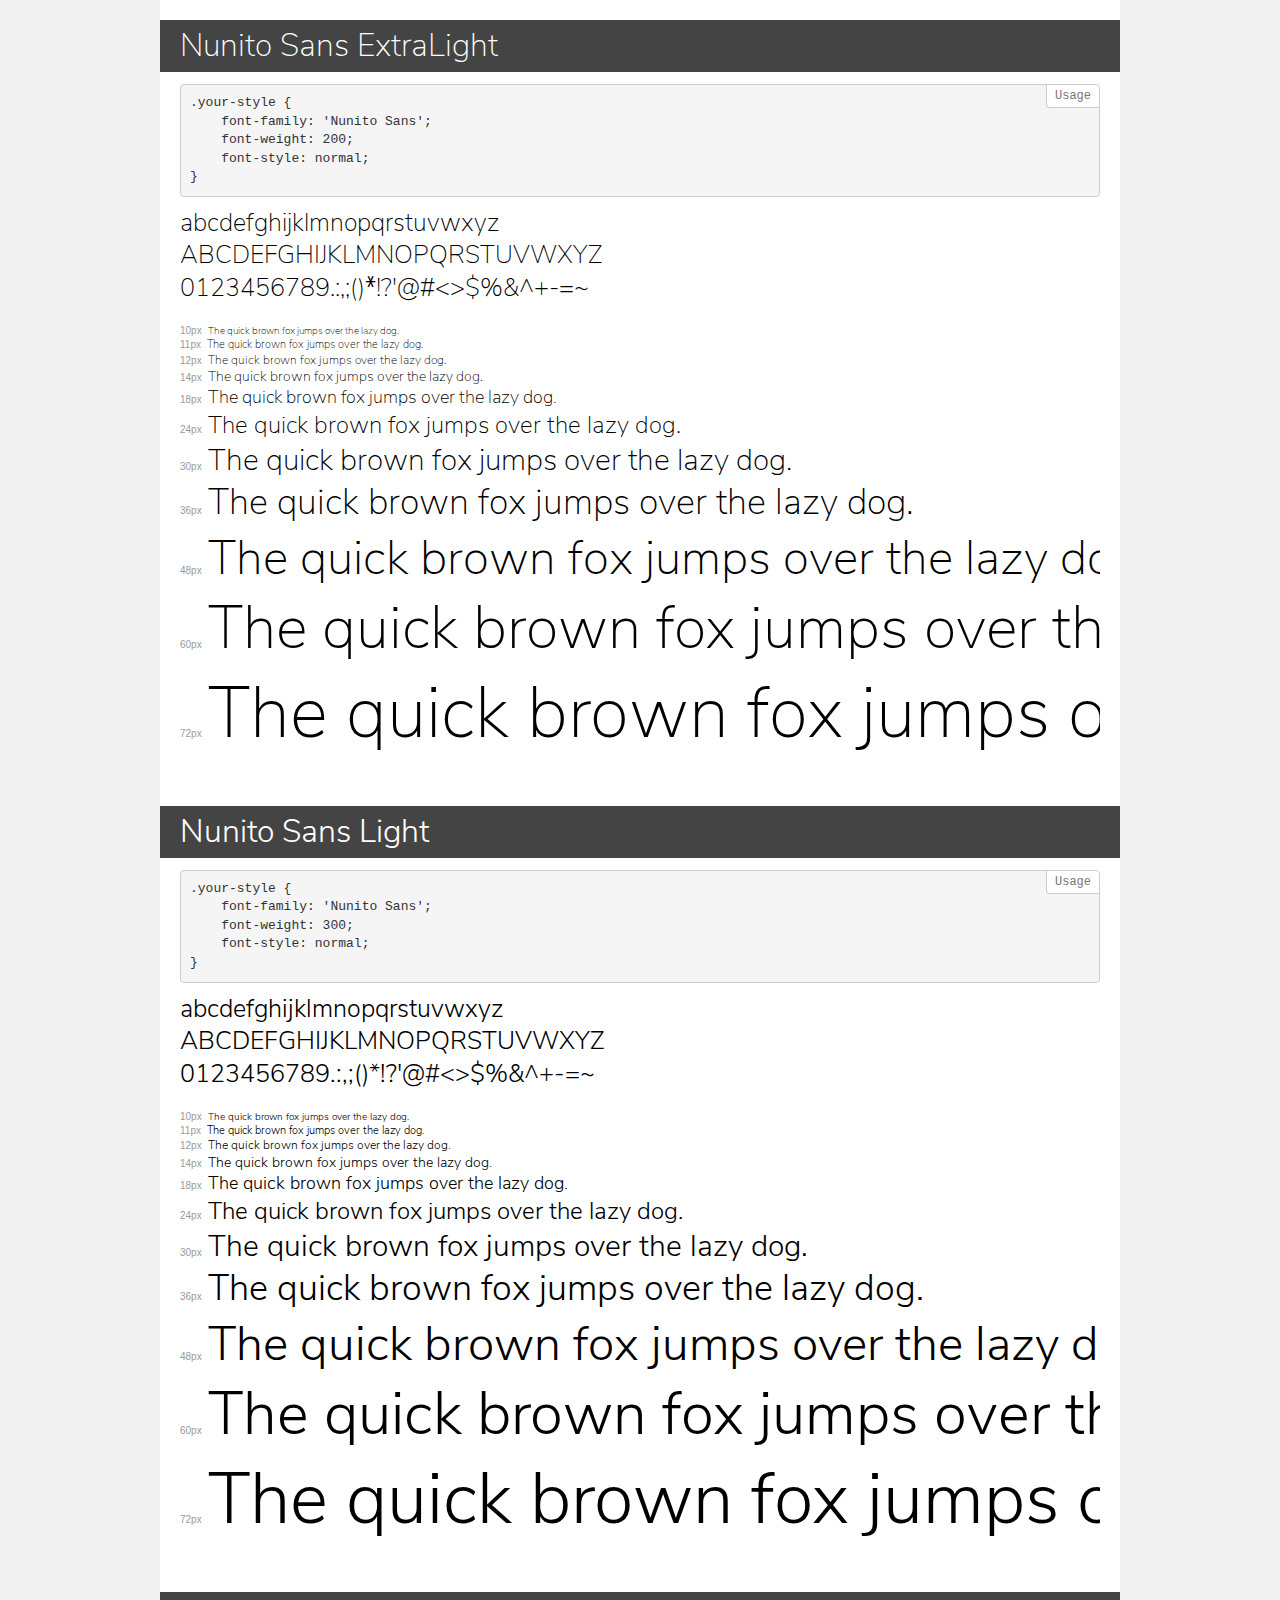
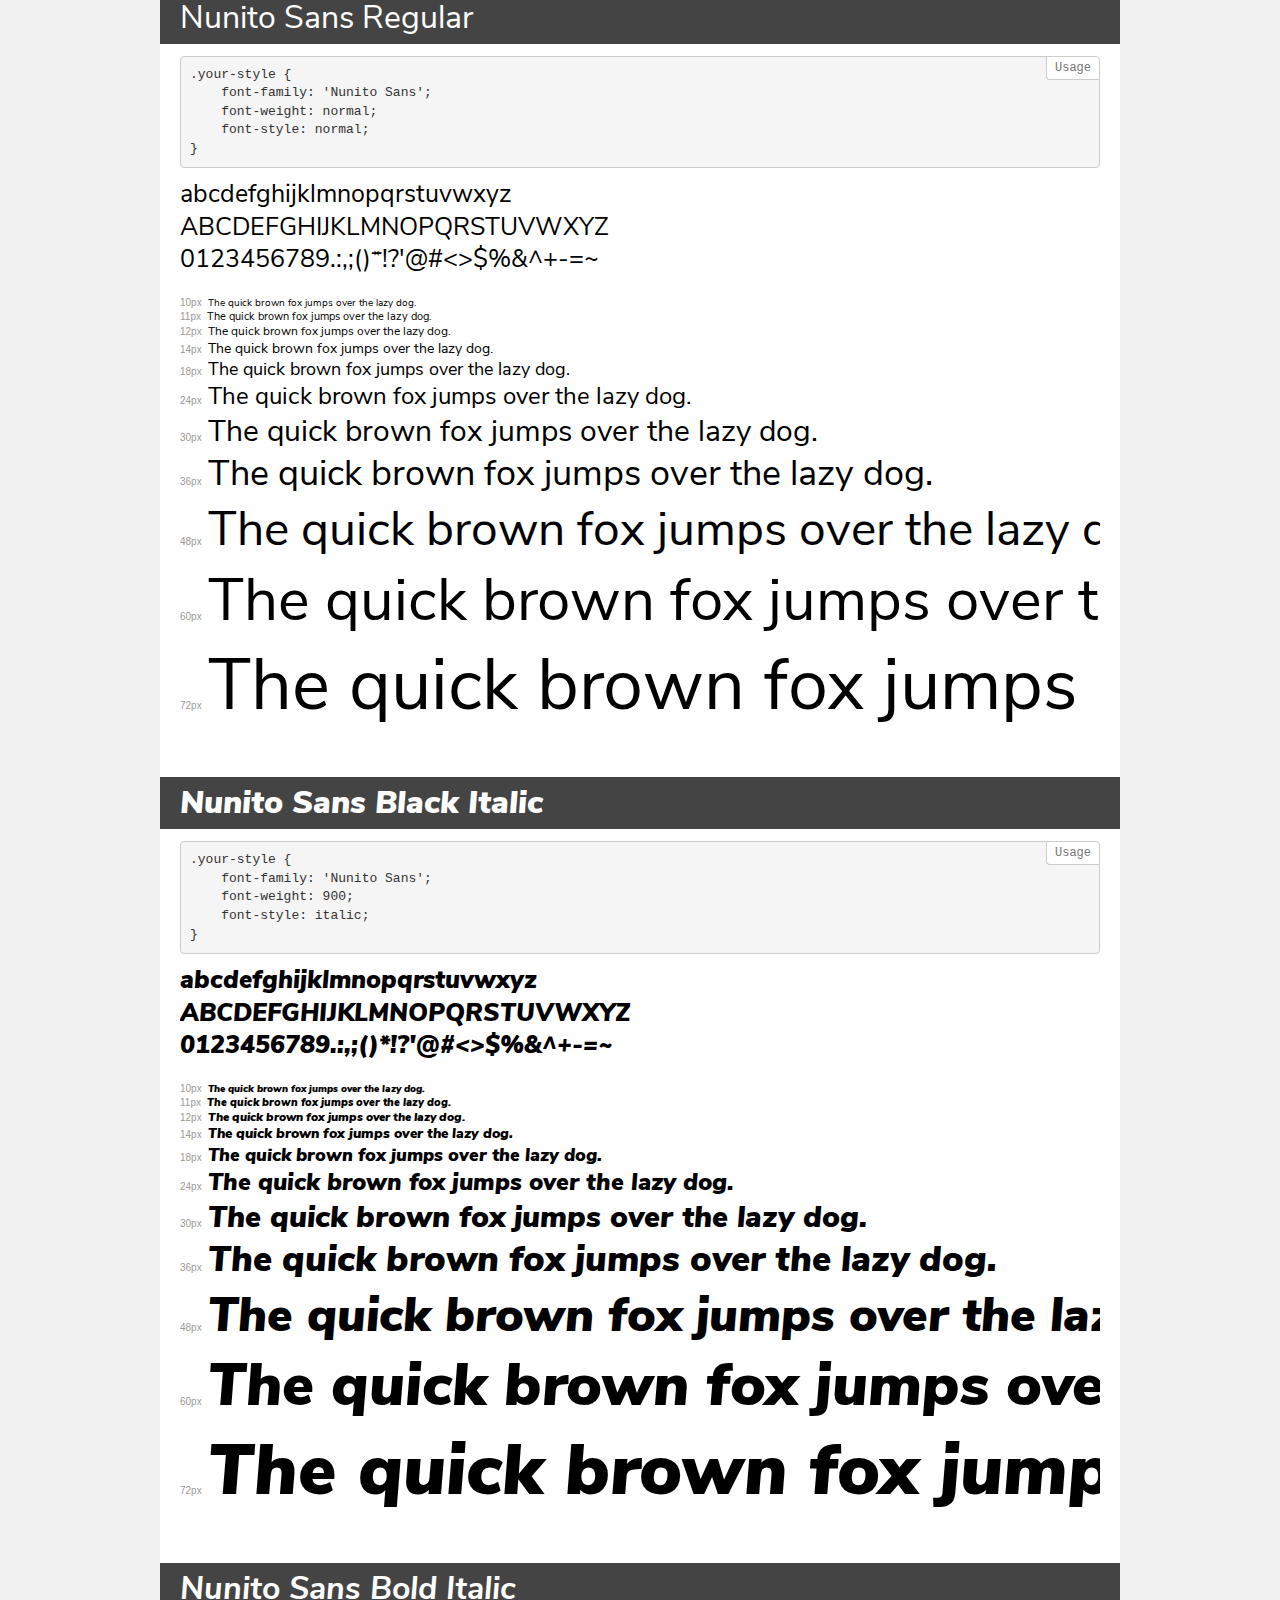
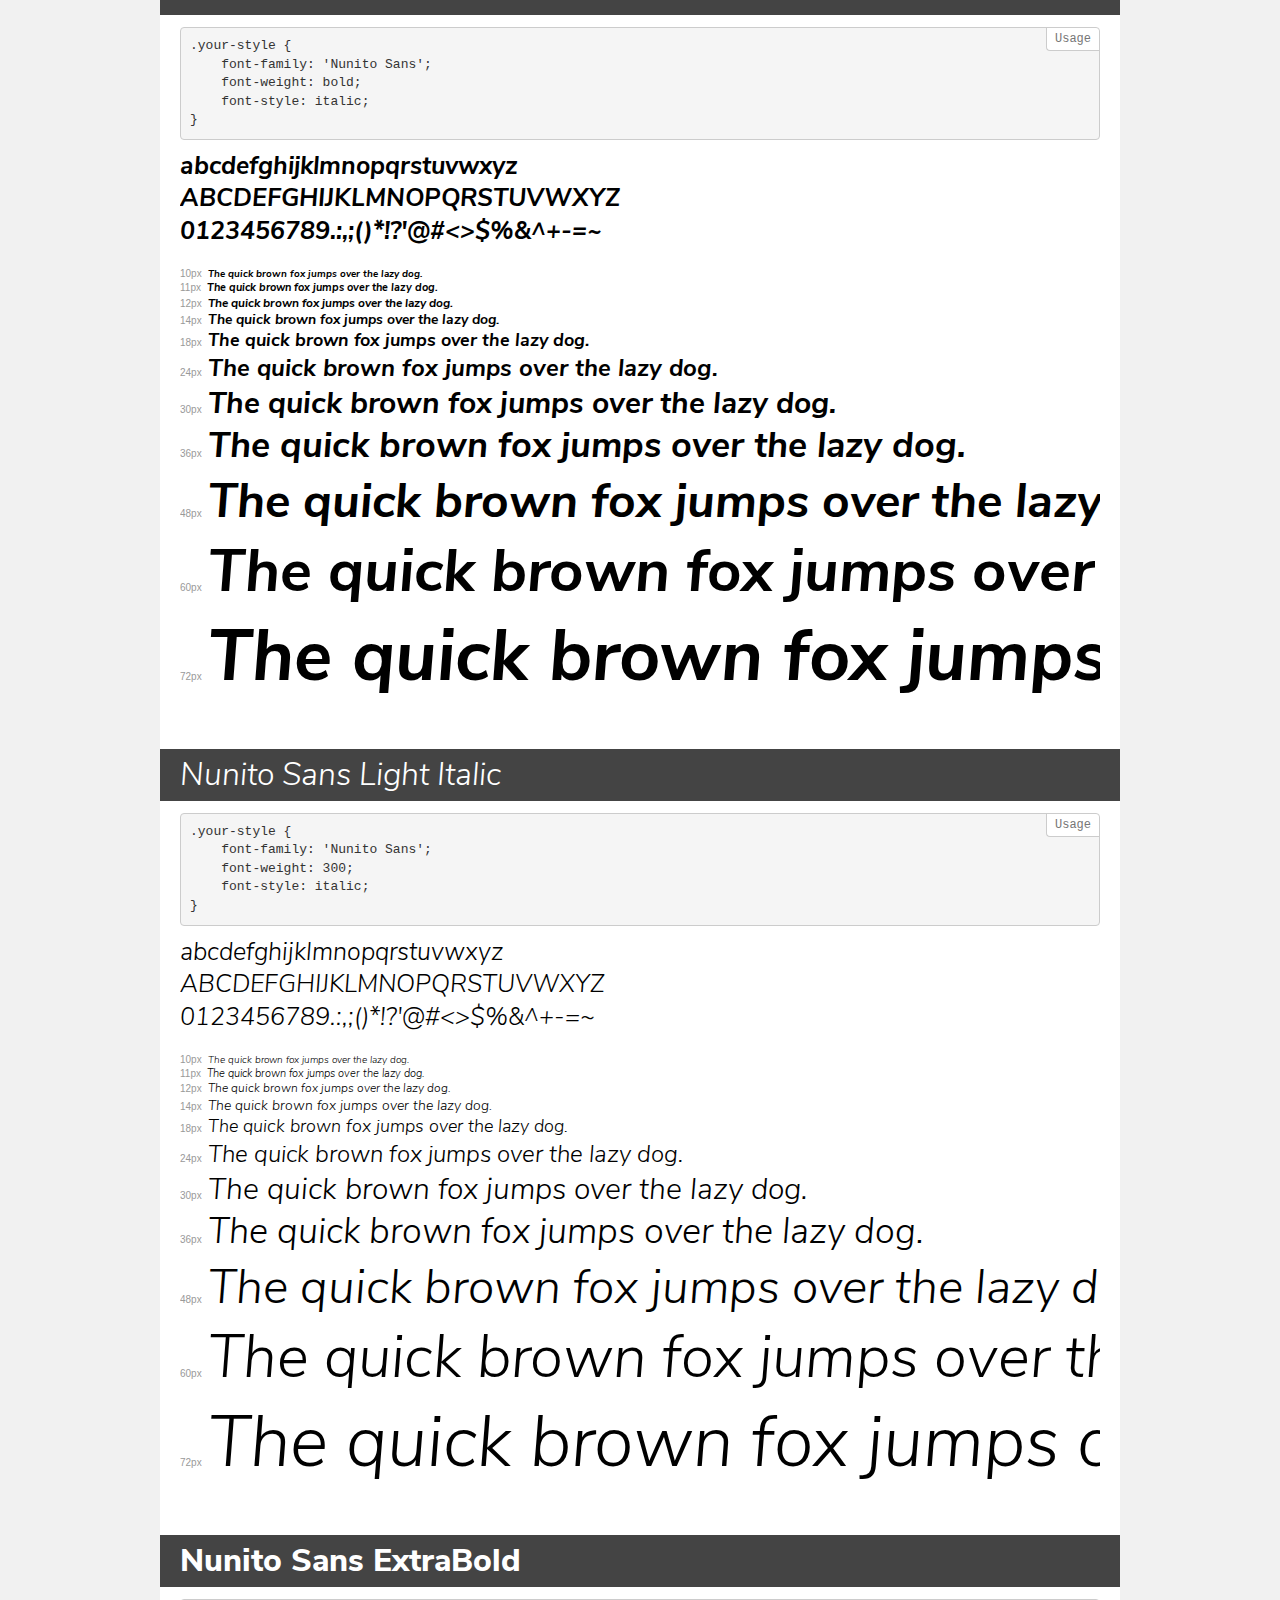
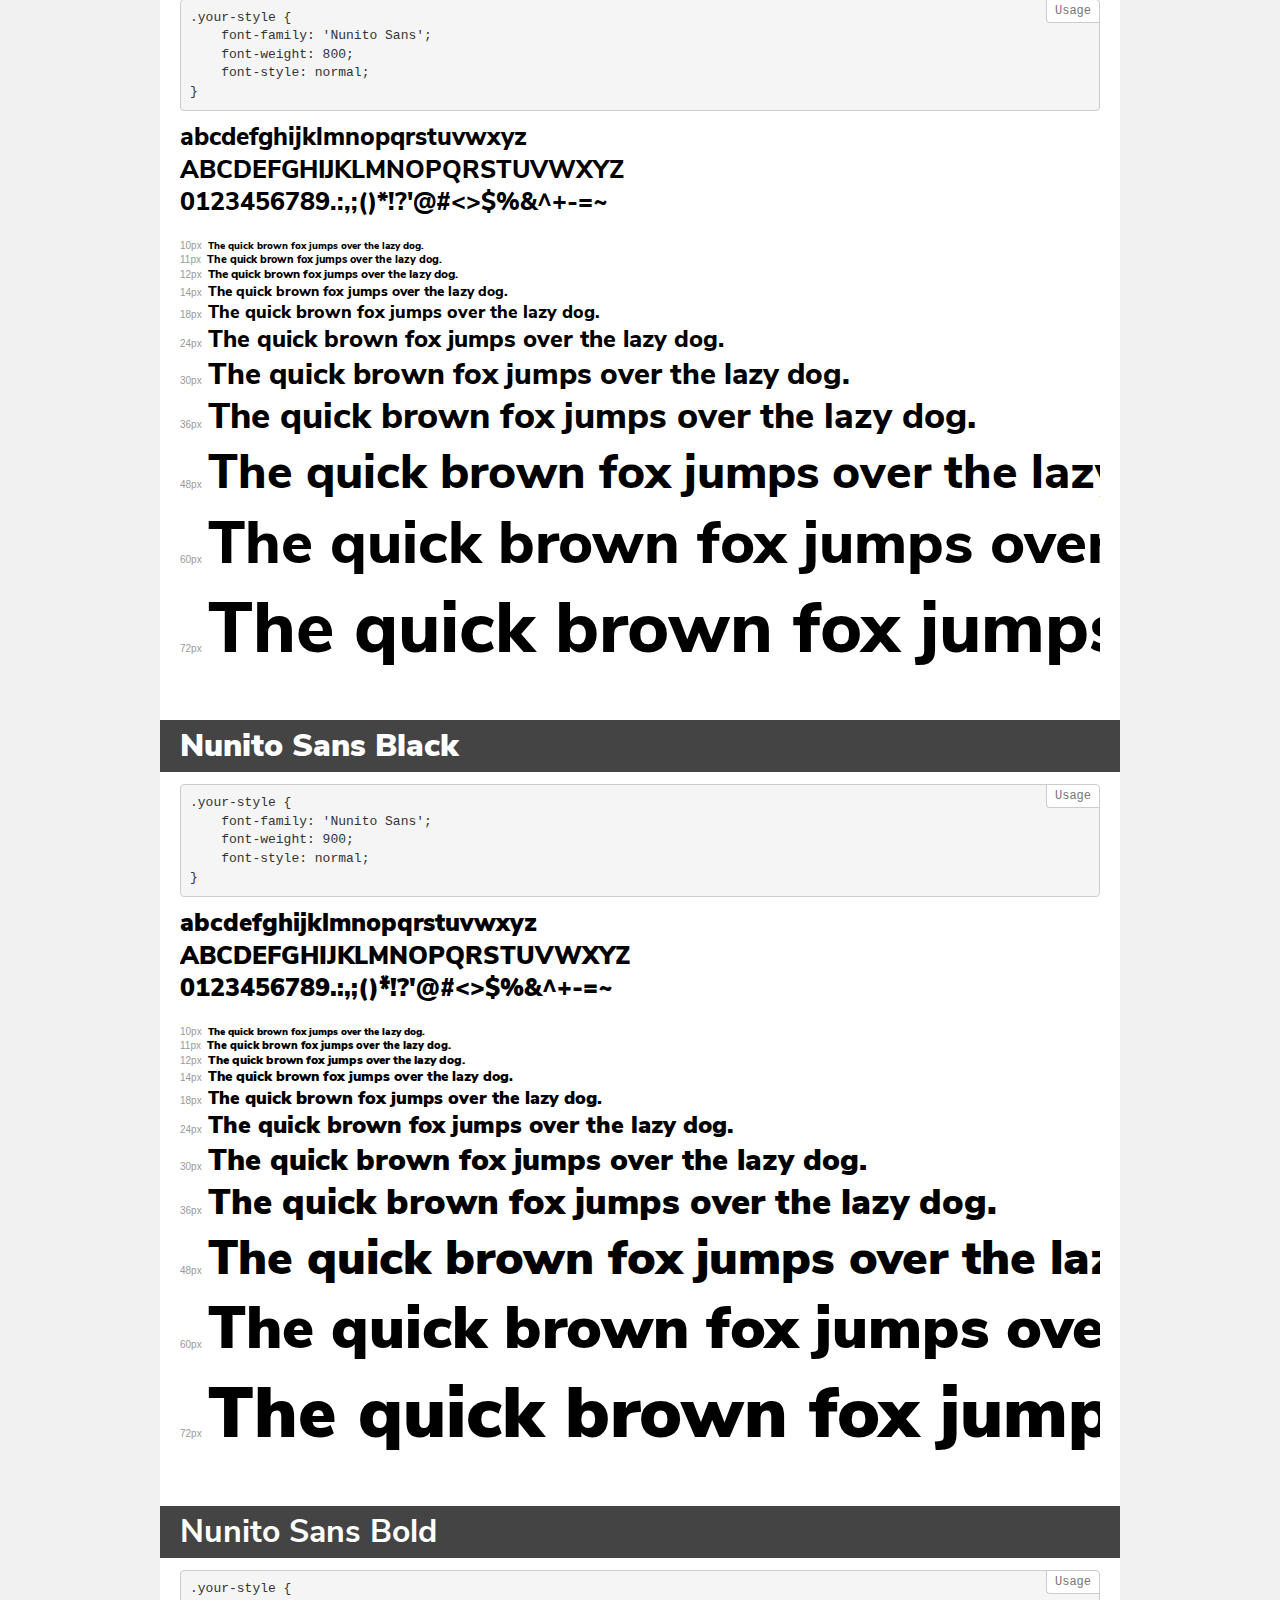
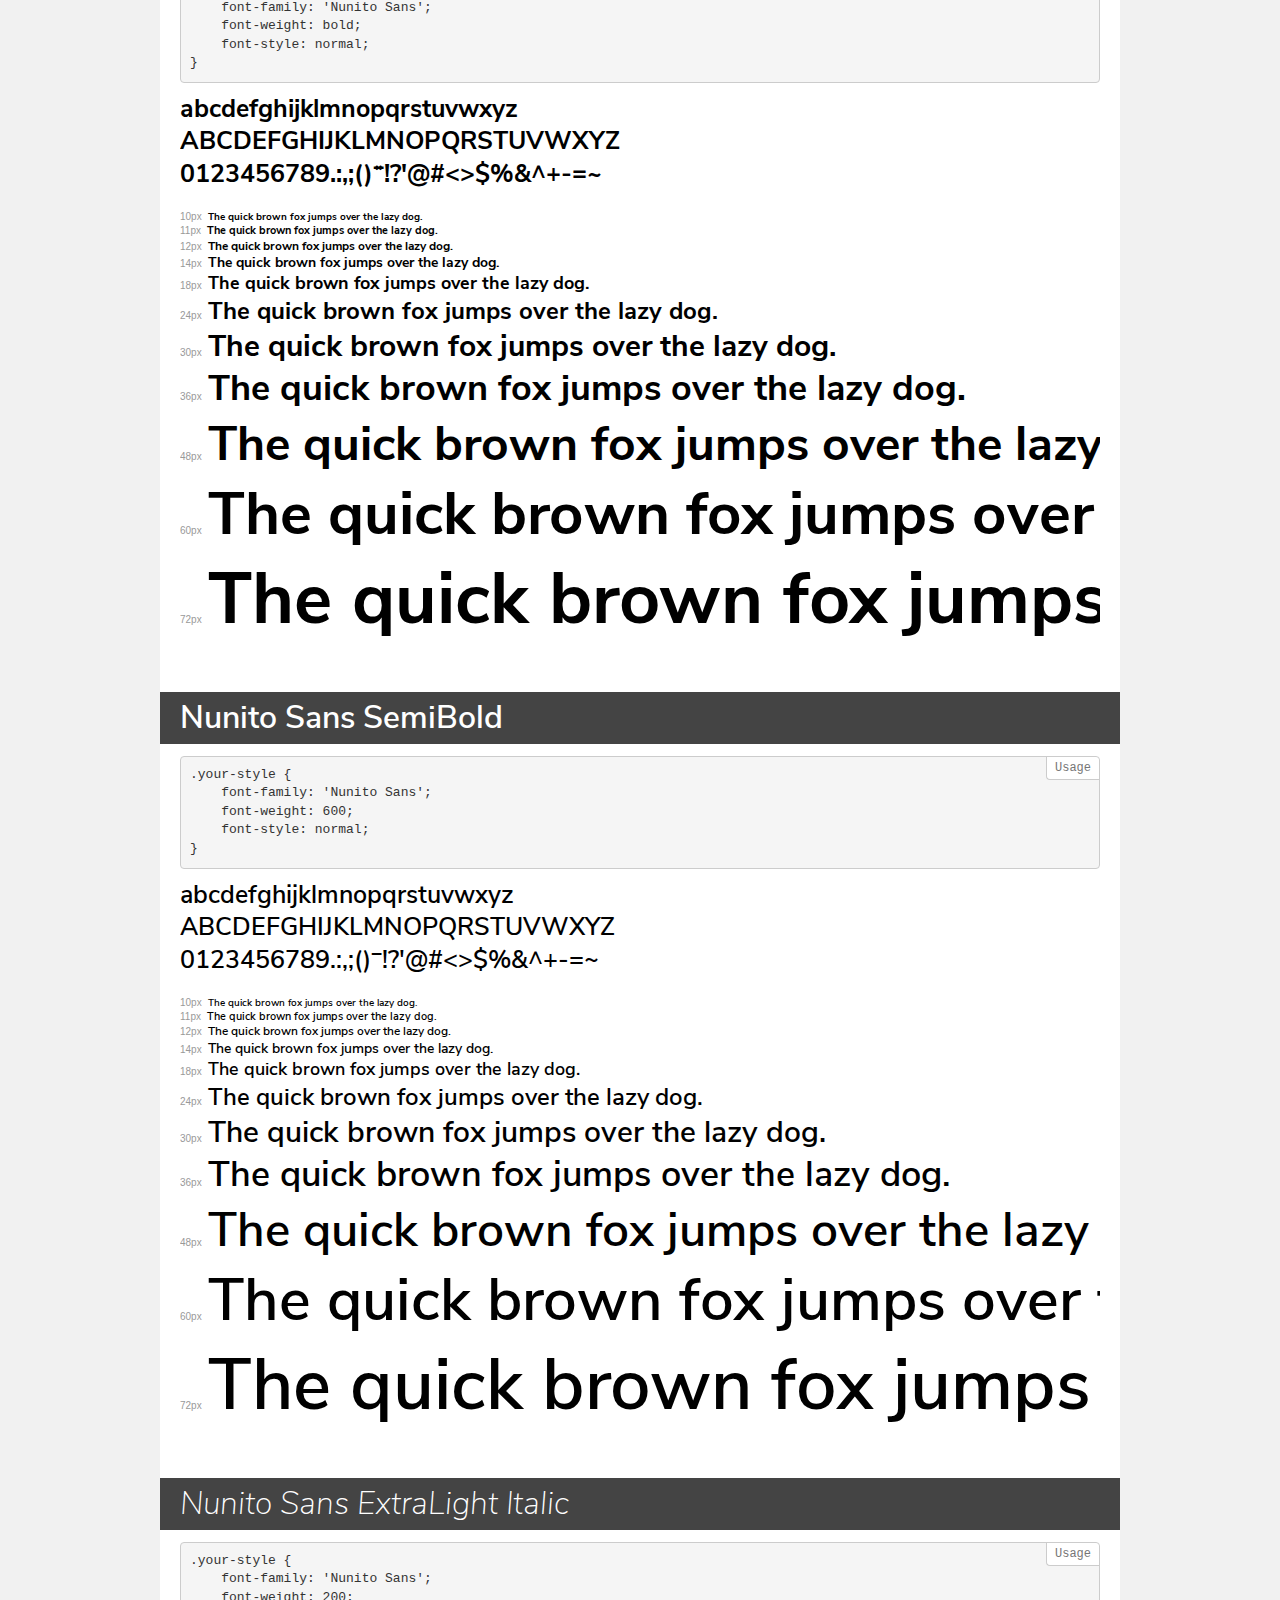
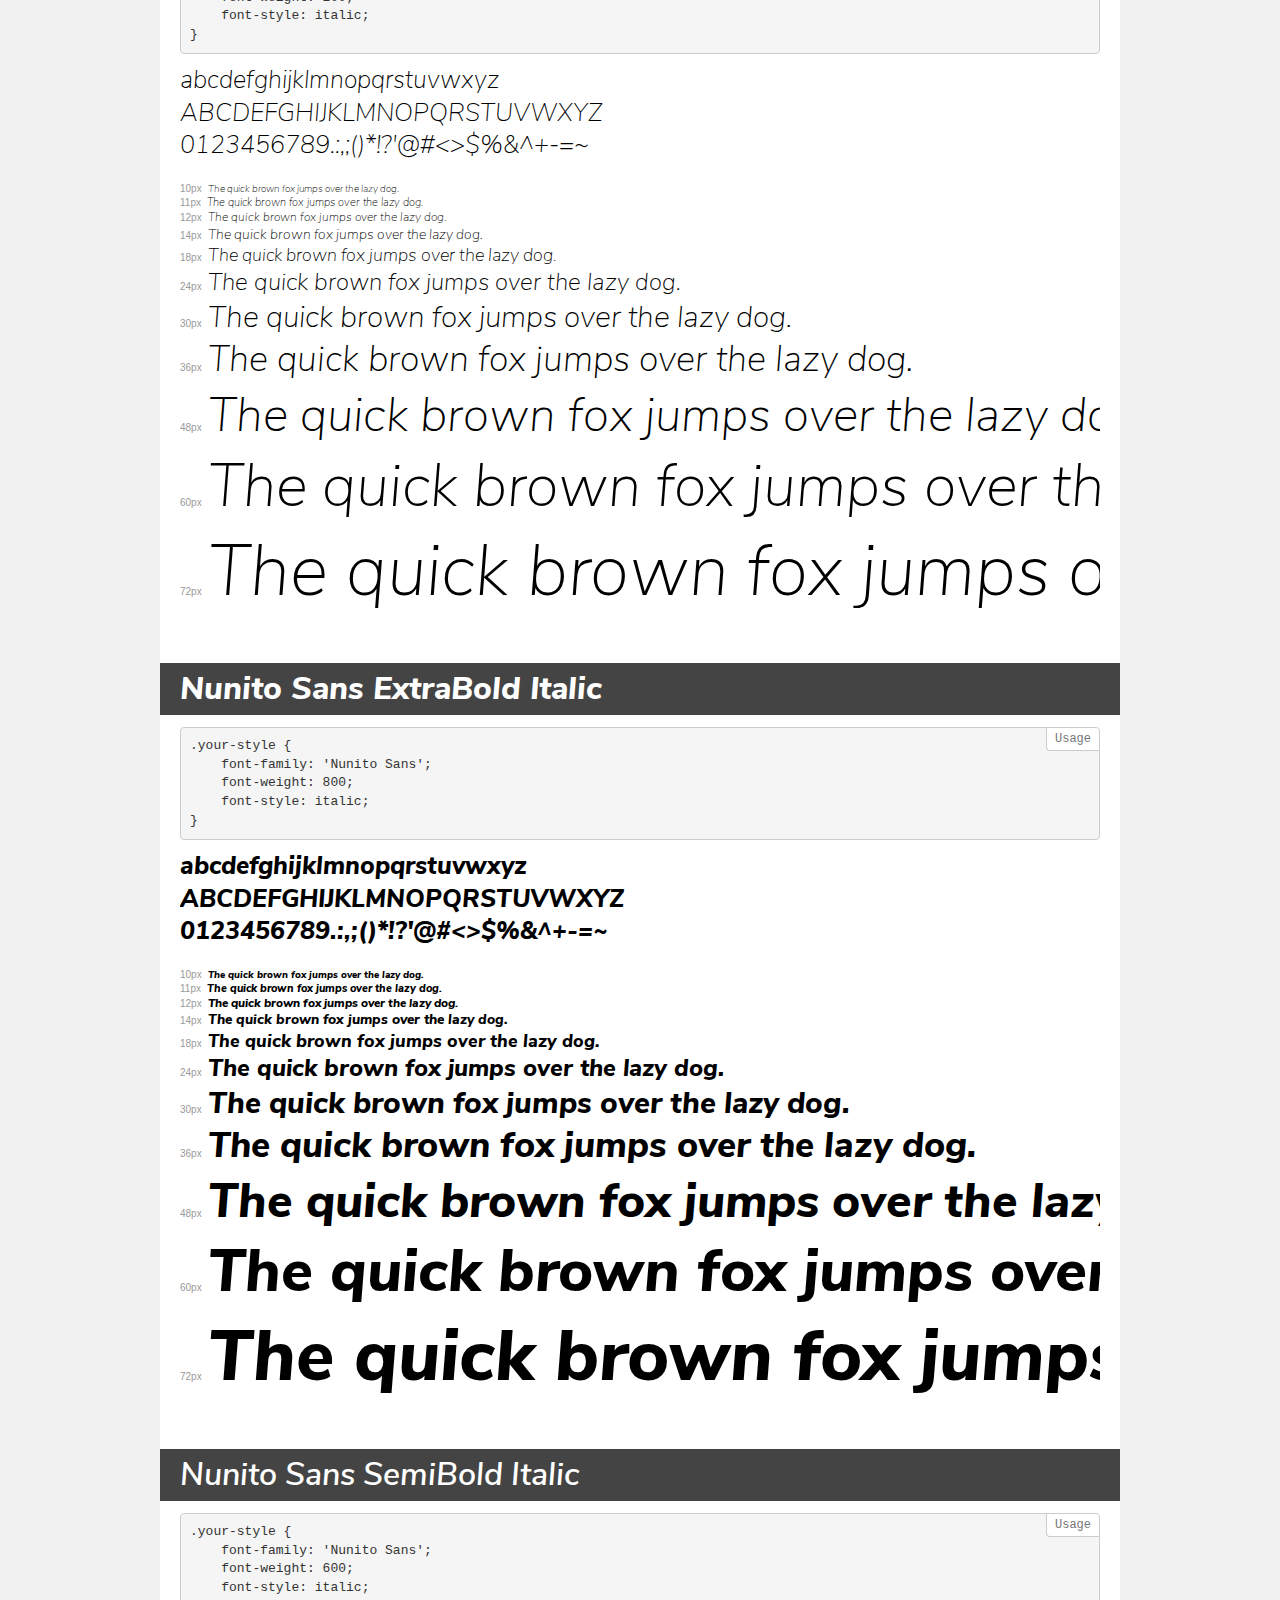
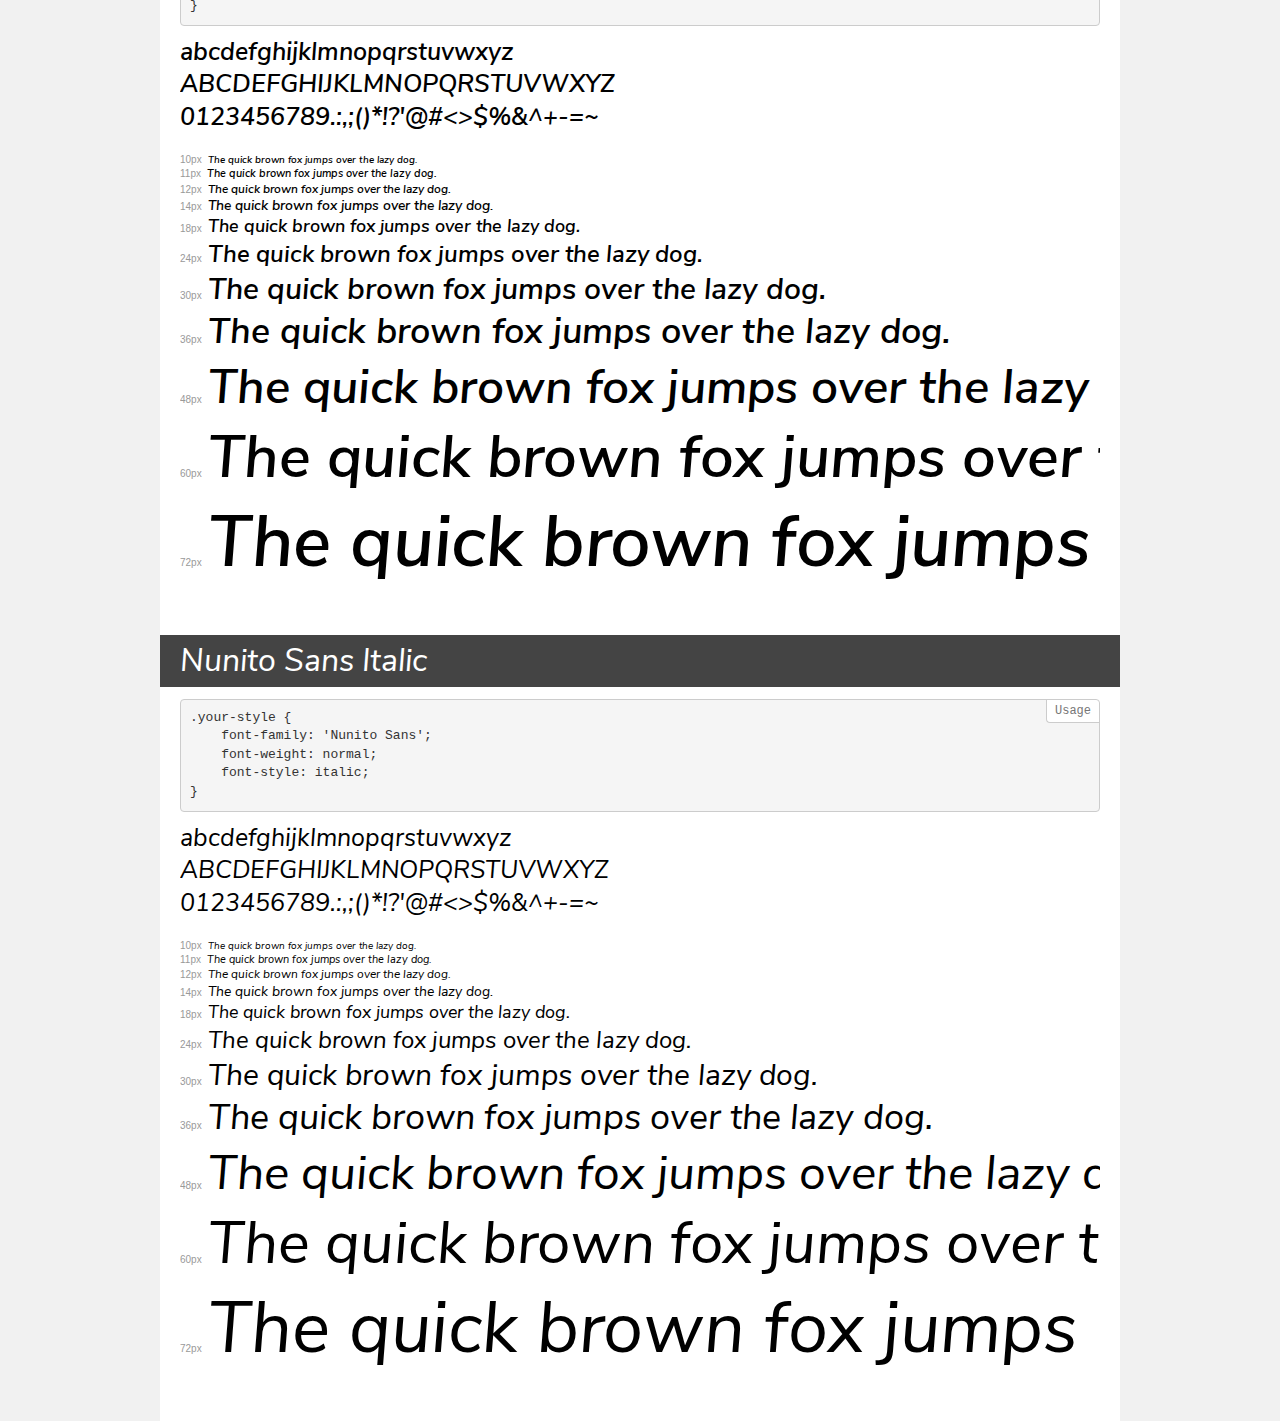
<file: assets/fonts/nutino_sans/demo.html>
<!DOCTYPE html>
<html>
<head>
	<meta charset="utf-8">
	<meta http-equiv="X-UA-Compatible" content="IE=edge">
	<meta name="viewport" content="width=device-width, initial-scale=1">
	<meta name="robots" content="noindex, noarchive">
	<title>Transfonter demo</title>
	<link href="stylesheet.css" rel="stylesheet">
	<style>
		/*
		http://meyerweb.com/eric/tools/css/reset/
		v2.0 | 20110126
		License: none (public domain)
		*/
		html, body, div, span, applet, object, iframe,
		h1, h2, h3, h4, h5, h6, p, blockquote, pre,
		a, abbr, acronym, address, big, cite, code,
		del, dfn, em, img, ins, kbd, q, s, samp,
		small, strike, strong, sub, sup, tt, var,
		b, u, i, center,
		dl, dt, dd, ol, ul, li,
		fieldset, form, label, legend,
		table, caption, tbody, tfoot, thead, tr, th, td,
		article, aside, canvas, details, embed,
		figure, figcaption, footer, header, hgroup,
		menu, nav, output, ruby, section, summary,
		time, mark, audio, video {
			margin: 0;
			padding: 0;
			border: 0;
			font-size: 100%;
			font: inherit;
			vertical-align: baseline;
		}
		/* HTML5 display-role reset for older browsers */
		article, aside, details, figcaption, figure,
		footer, header, hgroup, menu, nav, section {
			display: block;
		}
		body {
			line-height: 1;
		}
		ol, ul {
			list-style: none;
		}
		blockquote, q {
			quotes: none;
		}
		blockquote:before, blockquote:after,
		q:before, q:after {
			content: '';
			content: none;
		}
		table {
			border-collapse: collapse;
			border-spacing: 0;
		}
		/* common styles */
		body {
			background: #f1f1f1;
			color: #000;
		}
		.page {
			background: #fff;
			width: 920px;
			margin: 0 auto;
			padding: 20px 20px 0 20px;
			overflow: hidden;
		}
		.font-container {
			overflow-x: auto;
			overflow-y: hidden;
			margin-bottom: 40px;
			line-height: 1.3;
			white-space: nowrap;
			padding-bottom: 5px;
		}
		h1 {
			position: relative;
			background: #444;
			font-size: 32px;
			color: #fff;
			padding: 10px 20px;
			margin: 0 -20px 12px -20px;
		}
		.letters {
			font-size: 25px;
			margin-bottom: 20px;
		}
		.s10:before {
			content: '10px';
		}
		.s11:before {
			content: '11px';
		}
		.s12:before {
			content: '12px';
		}
		.s14:before {
			content: '14px';
		}
		.s18:before {
			content: '18px';
		}
		.s24:before {
			content: '24px';
		}
		.s30:before {
			content: '30px';
		}
		.s36:before {
			content: '36px';
		}
		.s48:before {
			content: '48px';
		}
		.s60:before {
			content: '60px';
		}
		.s72:before {
			content: '72px';
		}
		.s10:before, .s11:before, .s12:before, .s14:before,
		.s18:before, .s24:before, .s30:before, .s36:before,
		.s48:before, .s60:before, .s72:before {
			font-family: Arial, sans-serif;
			font-size: 10px;
			font-weight: normal;
			font-style: normal;
			color: #999;
			padding-right: 6px;
		}
		pre {
			display: block;
			position: relative;
			padding: 9px;
			margin: 0 0 10px;
			font-family: Monaco, Menlo, Consolas, "Courier New", monospace;
			font-size: 13px;
			line-height: 1.428571429;
			color: #333;
			font-weight: normal !important;
			font-style: normal !important;
			background-color: #f5f5f5;
			border: 1px solid #ccc;
			overflow-x: auto;
			border-radius: 4px;
		}
		pre:after {
			display: block;
			position: absolute;
			right: 0;
			top: 0;
			content: 'Usage';
			line-height: 1;
			padding: 5px 8px;
			font-size: 12px;
			color: #767676;
			background-color: #fff;
			border: 1px solid #ccc;
			border-right: none;
			border-top: none;
			border-radius: 0 4px 0 4px;
			z-index: 10;
		}
		/* responsive */
		@media (max-width: 959px) {
			.page {
				width: auto;
				margin: 0;
			}
		}
		/* fonts demo styles */
		.demo-0 {
			font-family: 'Nunito Sans';
			font-weight: 200;
			font-style: normal;
		}
		.demo-1 {
			font-family: 'Nunito Sans';
			font-weight: 300;
			font-style: normal;
		}
		.demo-2 {
			font-family: 'Nunito Sans';
			font-weight: normal;
			font-style: normal;
		}
		.demo-3 {
			font-family: 'Nunito Sans';
			font-weight: 900;
			font-style: italic;
		}
		.demo-4 {
			font-family: 'Nunito Sans';
			font-weight: bold;
			font-style: italic;
		}
		.demo-5 {
			font-family: 'Nunito Sans';
			font-weight: 300;
			font-style: italic;
		}
		.demo-6 {
			font-family: 'Nunito Sans';
			font-weight: 800;
			font-style: normal;
		}
		.demo-7 {
			font-family: 'Nunito Sans';
			font-weight: 900;
			font-style: normal;
		}
		.demo-8 {
			font-family: 'Nunito Sans';
			font-weight: bold;
			font-style: normal;
		}
		.demo-9 {
			font-family: 'Nunito Sans';
			font-weight: 600;
			font-style: normal;
		}
		.demo-10 {
			font-family: 'Nunito Sans';
			font-weight: 200;
			font-style: italic;
		}
		.demo-11 {
			font-family: 'Nunito Sans';
			font-weight: 800;
			font-style: italic;
		}
		.demo-12 {
			font-family: 'Nunito Sans';
			font-weight: 600;
			font-style: italic;
		}
		.demo-13 {
			font-family: 'Nunito Sans';
			font-weight: normal;
			font-style: italic;
		}
	</style>
</head>
<body>
<div class="page">
	<div class="demo-0">
		<h1>Nunito Sans ExtraLight</h1>
		<pre>.your-style {
    font-family: 'Nunito Sans';
    font-weight: 200;
    font-style: normal;
}</pre>
		<div class="font-container">
			<p class="letters">
				abcdefghijklmnopqrstuvwxyz <br />
				ABCDEFGHIJKLMNOPQRSTUVWXYZ <br />				0123456789.:,;()*!?'@#<>$%&^+-=~
			</p>
			<p class="s10" style="font-size: 10px;">The quick brown fox jumps over the lazy dog.</p>
			<p class="s11" style="font-size: 11px;">The quick brown fox jumps over the lazy dog.</p>
			<p class="s12" style="font-size: 12px;">The quick brown fox jumps over the lazy dog.</p>
			<p class="s14" style="font-size: 14px;">The quick brown fox jumps over the lazy dog.</p>
			<p class="s18" style="font-size: 18px;">The quick brown fox jumps over the lazy dog.</p>
			<p class="s24" style="font-size: 24px;">The quick brown fox jumps over the lazy dog.</p>
			<p class="s30" style="font-size: 30px;">The quick brown fox jumps over the lazy dog.</p>
			<p class="s36" style="font-size: 36px;">The quick brown fox jumps over the lazy dog.</p>
			<p class="s48" style="font-size: 48px;">The quick brown fox jumps over the lazy dog.</p>
			<p class="s60" style="font-size: 60px;">The quick brown fox jumps over the lazy dog.</p>
			<p class="s72" style="font-size: 72px;">The quick brown fox jumps over the lazy dog.</p>
		</div>
	</div>
	<div class="demo-1">
		<h1>Nunito Sans Light</h1>
		<pre>.your-style {
    font-family: 'Nunito Sans';
    font-weight: 300;
    font-style: normal;
}</pre>
		<div class="font-container">
			<p class="letters">
				abcdefghijklmnopqrstuvwxyz <br />
				ABCDEFGHIJKLMNOPQRSTUVWXYZ <br />				0123456789.:,;()*!?'@#<>$%&^+-=~
			</p>
			<p class="s10" style="font-size: 10px;">The quick brown fox jumps over the lazy dog.</p>
			<p class="s11" style="font-size: 11px;">The quick brown fox jumps over the lazy dog.</p>
			<p class="s12" style="font-size: 12px;">The quick brown fox jumps over the lazy dog.</p>
			<p class="s14" style="font-size: 14px;">The quick brown fox jumps over the lazy dog.</p>
			<p class="s18" style="font-size: 18px;">The quick brown fox jumps over the lazy dog.</p>
			<p class="s24" style="font-size: 24px;">The quick brown fox jumps over the lazy dog.</p>
			<p class="s30" style="font-size: 30px;">The quick brown fox jumps over the lazy dog.</p>
			<p class="s36" style="font-size: 36px;">The quick brown fox jumps over the lazy dog.</p>
			<p class="s48" style="font-size: 48px;">The quick brown fox jumps over the lazy dog.</p>
			<p class="s60" style="font-size: 60px;">The quick brown fox jumps over the lazy dog.</p>
			<p class="s72" style="font-size: 72px;">The quick brown fox jumps over the lazy dog.</p>
		</div>
	</div>
	<div class="demo-2">
		<h1>Nunito Sans Regular</h1>
		<pre>.your-style {
    font-family: 'Nunito Sans';
    font-weight: normal;
    font-style: normal;
}</pre>
		<div class="font-container">
			<p class="letters">
				abcdefghijklmnopqrstuvwxyz <br />
				ABCDEFGHIJKLMNOPQRSTUVWXYZ <br />				0123456789.:,;()*!?'@#<>$%&^+-=~
			</p>
			<p class="s10" style="font-size: 10px;">The quick brown fox jumps over the lazy dog.</p>
			<p class="s11" style="font-size: 11px;">The quick brown fox jumps over the lazy dog.</p>
			<p class="s12" style="font-size: 12px;">The quick brown fox jumps over the lazy dog.</p>
			<p class="s14" style="font-size: 14px;">The quick brown fox jumps over the lazy dog.</p>
			<p class="s18" style="font-size: 18px;">The quick brown fox jumps over the lazy dog.</p>
			<p class="s24" style="font-size: 24px;">The quick brown fox jumps over the lazy dog.</p>
			<p class="s30" style="font-size: 30px;">The quick brown fox jumps over the lazy dog.</p>
			<p class="s36" style="font-size: 36px;">The quick brown fox jumps over the lazy dog.</p>
			<p class="s48" style="font-size: 48px;">The quick brown fox jumps over the lazy dog.</p>
			<p class="s60" style="font-size: 60px;">The quick brown fox jumps over the lazy dog.</p>
			<p class="s72" style="font-size: 72px;">The quick brown fox jumps over the lazy dog.</p>
		</div>
	</div>
	<div class="demo-3">
		<h1>Nunito Sans Black Italic</h1>
		<pre>.your-style {
    font-family: 'Nunito Sans';
    font-weight: 900;
    font-style: italic;
}</pre>
		<div class="font-container">
			<p class="letters">
				abcdefghijklmnopqrstuvwxyz <br />
				ABCDEFGHIJKLMNOPQRSTUVWXYZ <br />				0123456789.:,;()*!?'@#<>$%&^+-=~
			</p>
			<p class="s10" style="font-size: 10px;">The quick brown fox jumps over the lazy dog.</p>
			<p class="s11" style="font-size: 11px;">The quick brown fox jumps over the lazy dog.</p>
			<p class="s12" style="font-size: 12px;">The quick brown fox jumps over the lazy dog.</p>
			<p class="s14" style="font-size: 14px;">The quick brown fox jumps over the lazy dog.</p>
			<p class="s18" style="font-size: 18px;">The quick brown fox jumps over the lazy dog.</p>
			<p class="s24" style="font-size: 24px;">The quick brown fox jumps over the lazy dog.</p>
			<p class="s30" style="font-size: 30px;">The quick brown fox jumps over the lazy dog.</p>
			<p class="s36" style="font-size: 36px;">The quick brown fox jumps over the lazy dog.</p>
			<p class="s48" style="font-size: 48px;">The quick brown fox jumps over the lazy dog.</p>
			<p class="s60" style="font-size: 60px;">The quick brown fox jumps over the lazy dog.</p>
			<p class="s72" style="font-size: 72px;">The quick brown fox jumps over the lazy dog.</p>
		</div>
	</div>
	<div class="demo-4">
		<h1>Nunito Sans Bold Italic</h1>
		<pre>.your-style {
    font-family: 'Nunito Sans';
    font-weight: bold;
    font-style: italic;
}</pre>
		<div class="font-container">
			<p class="letters">
				abcdefghijklmnopqrstuvwxyz <br />
				ABCDEFGHIJKLMNOPQRSTUVWXYZ <br />				0123456789.:,;()*!?'@#<>$%&^+-=~
			</p>
			<p class="s10" style="font-size: 10px;">The quick brown fox jumps over the lazy dog.</p>
			<p class="s11" style="font-size: 11px;">The quick brown fox jumps over the lazy dog.</p>
			<p class="s12" style="font-size: 12px;">The quick brown fox jumps over the lazy dog.</p>
			<p class="s14" style="font-size: 14px;">The quick brown fox jumps over the lazy dog.</p>
			<p class="s18" style="font-size: 18px;">The quick brown fox jumps over the lazy dog.</p>
			<p class="s24" style="font-size: 24px;">The quick brown fox jumps over the lazy dog.</p>
			<p class="s30" style="font-size: 30px;">The quick brown fox jumps over the lazy dog.</p>
			<p class="s36" style="font-size: 36px;">The quick brown fox jumps over the lazy dog.</p>
			<p class="s48" style="font-size: 48px;">The quick brown fox jumps over the lazy dog.</p>
			<p class="s60" style="font-size: 60px;">The quick brown fox jumps over the lazy dog.</p>
			<p class="s72" style="font-size: 72px;">The quick brown fox jumps over the lazy dog.</p>
		</div>
	</div>
	<div class="demo-5">
		<h1>Nunito Sans Light Italic</h1>
		<pre>.your-style {
    font-family: 'Nunito Sans';
    font-weight: 300;
    font-style: italic;
}</pre>
		<div class="font-container">
			<p class="letters">
				abcdefghijklmnopqrstuvwxyz <br />
				ABCDEFGHIJKLMNOPQRSTUVWXYZ <br />				0123456789.:,;()*!?'@#<>$%&^+-=~
			</p>
			<p class="s10" style="font-size: 10px;">The quick brown fox jumps over the lazy dog.</p>
			<p class="s11" style="font-size: 11px;">The quick brown fox jumps over the lazy dog.</p>
			<p class="s12" style="font-size: 12px;">The quick brown fox jumps over the lazy dog.</p>
			<p class="s14" style="font-size: 14px;">The quick brown fox jumps over the lazy dog.</p>
			<p class="s18" style="font-size: 18px;">The quick brown fox jumps over the lazy dog.</p>
			<p class="s24" style="font-size: 24px;">The quick brown fox jumps over the lazy dog.</p>
			<p class="s30" style="font-size: 30px;">The quick brown fox jumps over the lazy dog.</p>
			<p class="s36" style="font-size: 36px;">The quick brown fox jumps over the lazy dog.</p>
			<p class="s48" style="font-size: 48px;">The quick brown fox jumps over the lazy dog.</p>
			<p class="s60" style="font-size: 60px;">The quick brown fox jumps over the lazy dog.</p>
			<p class="s72" style="font-size: 72px;">The quick brown fox jumps over the lazy dog.</p>
		</div>
	</div>
	<div class="demo-6">
		<h1>Nunito Sans ExtraBold</h1>
		<pre>.your-style {
    font-family: 'Nunito Sans';
    font-weight: 800;
    font-style: normal;
}</pre>
		<div class="font-container">
			<p class="letters">
				abcdefghijklmnopqrstuvwxyz <br />
				ABCDEFGHIJKLMNOPQRSTUVWXYZ <br />				0123456789.:,;()*!?'@#<>$%&^+-=~
			</p>
			<p class="s10" style="font-size: 10px;">The quick brown fox jumps over the lazy dog.</p>
			<p class="s11" style="font-size: 11px;">The quick brown fox jumps over the lazy dog.</p>
			<p class="s12" style="font-size: 12px;">The quick brown fox jumps over the lazy dog.</p>
			<p class="s14" style="font-size: 14px;">The quick brown fox jumps over the lazy dog.</p>
			<p class="s18" style="font-size: 18px;">The quick brown fox jumps over the lazy dog.</p>
			<p class="s24" style="font-size: 24px;">The quick brown fox jumps over the lazy dog.</p>
			<p class="s30" style="font-size: 30px;">The quick brown fox jumps over the lazy dog.</p>
			<p class="s36" style="font-size: 36px;">The quick brown fox jumps over the lazy dog.</p>
			<p class="s48" style="font-size: 48px;">The quick brown fox jumps over the lazy dog.</p>
			<p class="s60" style="font-size: 60px;">The quick brown fox jumps over the lazy dog.</p>
			<p class="s72" style="font-size: 72px;">The quick brown fox jumps over the lazy dog.</p>
		</div>
	</div>
	<div class="demo-7">
		<h1>Nunito Sans Black</h1>
		<pre>.your-style {
    font-family: 'Nunito Sans';
    font-weight: 900;
    font-style: normal;
}</pre>
		<div class="font-container">
			<p class="letters">
				abcdefghijklmnopqrstuvwxyz <br />
				ABCDEFGHIJKLMNOPQRSTUVWXYZ <br />				0123456789.:,;()*!?'@#<>$%&^+-=~
			</p>
			<p class="s10" style="font-size: 10px;">The quick brown fox jumps over the lazy dog.</p>
			<p class="s11" style="font-size: 11px;">The quick brown fox jumps over the lazy dog.</p>
			<p class="s12" style="font-size: 12px;">The quick brown fox jumps over the lazy dog.</p>
			<p class="s14" style="font-size: 14px;">The quick brown fox jumps over the lazy dog.</p>
			<p class="s18" style="font-size: 18px;">The quick brown fox jumps over the lazy dog.</p>
			<p class="s24" style="font-size: 24px;">The quick brown fox jumps over the lazy dog.</p>
			<p class="s30" style="font-size: 30px;">The quick brown fox jumps over the lazy dog.</p>
			<p class="s36" style="font-size: 36px;">The quick brown fox jumps over the lazy dog.</p>
			<p class="s48" style="font-size: 48px;">The quick brown fox jumps over the lazy dog.</p>
			<p class="s60" style="font-size: 60px;">The quick brown fox jumps over the lazy dog.</p>
			<p class="s72" style="font-size: 72px;">The quick brown fox jumps over the lazy dog.</p>
		</div>
	</div>
	<div class="demo-8">
		<h1>Nunito Sans Bold</h1>
		<pre>.your-style {
    font-family: 'Nunito Sans';
    font-weight: bold;
    font-style: normal;
}</pre>
		<div class="font-container">
			<p class="letters">
				abcdefghijklmnopqrstuvwxyz <br />
				ABCDEFGHIJKLMNOPQRSTUVWXYZ <br />				0123456789.:,;()*!?'@#<>$%&^+-=~
			</p>
			<p class="s10" style="font-size: 10px;">The quick brown fox jumps over the lazy dog.</p>
			<p class="s11" style="font-size: 11px;">The quick brown fox jumps over the lazy dog.</p>
			<p class="s12" style="font-size: 12px;">The quick brown fox jumps over the lazy dog.</p>
			<p class="s14" style="font-size: 14px;">The quick brown fox jumps over the lazy dog.</p>
			<p class="s18" style="font-size: 18px;">The quick brown fox jumps over the lazy dog.</p>
			<p class="s24" style="font-size: 24px;">The quick brown fox jumps over the lazy dog.</p>
			<p class="s30" style="font-size: 30px;">The quick brown fox jumps over the lazy dog.</p>
			<p class="s36" style="font-size: 36px;">The quick brown fox jumps over the lazy dog.</p>
			<p class="s48" style="font-size: 48px;">The quick brown fox jumps over the lazy dog.</p>
			<p class="s60" style="font-size: 60px;">The quick brown fox jumps over the lazy dog.</p>
			<p class="s72" style="font-size: 72px;">The quick brown fox jumps over the lazy dog.</p>
		</div>
	</div>
	<div class="demo-9">
		<h1>Nunito Sans SemiBold</h1>
		<pre>.your-style {
    font-family: 'Nunito Sans';
    font-weight: 600;
    font-style: normal;
}</pre>
		<div class="font-container">
			<p class="letters">
				abcdefghijklmnopqrstuvwxyz <br />
				ABCDEFGHIJKLMNOPQRSTUVWXYZ <br />				0123456789.:,;()*!?'@#<>$%&^+-=~
			</p>
			<p class="s10" style="font-size: 10px;">The quick brown fox jumps over the lazy dog.</p>
			<p class="s11" style="font-size: 11px;">The quick brown fox jumps over the lazy dog.</p>
			<p class="s12" style="font-size: 12px;">The quick brown fox jumps over the lazy dog.</p>
			<p class="s14" style="font-size: 14px;">The quick brown fox jumps over the lazy dog.</p>
			<p class="s18" style="font-size: 18px;">The quick brown fox jumps over the lazy dog.</p>
			<p class="s24" style="font-size: 24px;">The quick brown fox jumps over the lazy dog.</p>
			<p class="s30" style="font-size: 30px;">The quick brown fox jumps over the lazy dog.</p>
			<p class="s36" style="font-size: 36px;">The quick brown fox jumps over the lazy dog.</p>
			<p class="s48" style="font-size: 48px;">The quick brown fox jumps over the lazy dog.</p>
			<p class="s60" style="font-size: 60px;">The quick brown fox jumps over the lazy dog.</p>
			<p class="s72" style="font-size: 72px;">The quick brown fox jumps over the lazy dog.</p>
		</div>
	</div>
	<div class="demo-10">
		<h1>Nunito Sans ExtraLight Italic</h1>
		<pre>.your-style {
    font-family: 'Nunito Sans';
    font-weight: 200;
    font-style: italic;
}</pre>
		<div class="font-container">
			<p class="letters">
				abcdefghijklmnopqrstuvwxyz <br />
				ABCDEFGHIJKLMNOPQRSTUVWXYZ <br />				0123456789.:,;()*!?'@#<>$%&^+-=~
			</p>
			<p class="s10" style="font-size: 10px;">The quick brown fox jumps over the lazy dog.</p>
			<p class="s11" style="font-size: 11px;">The quick brown fox jumps over the lazy dog.</p>
			<p class="s12" style="font-size: 12px;">The quick brown fox jumps over the lazy dog.</p>
			<p class="s14" style="font-size: 14px;">The quick brown fox jumps over the lazy dog.</p>
			<p class="s18" style="font-size: 18px;">The quick brown fox jumps over the lazy dog.</p>
			<p class="s24" style="font-size: 24px;">The quick brown fox jumps over the lazy dog.</p>
			<p class="s30" style="font-size: 30px;">The quick brown fox jumps over the lazy dog.</p>
			<p class="s36" style="font-size: 36px;">The quick brown fox jumps over the lazy dog.</p>
			<p class="s48" style="font-size: 48px;">The quick brown fox jumps over the lazy dog.</p>
			<p class="s60" style="font-size: 60px;">The quick brown fox jumps over the lazy dog.</p>
			<p class="s72" style="font-size: 72px;">The quick brown fox jumps over the lazy dog.</p>
		</div>
	</div>
	<div class="demo-11">
		<h1>Nunito Sans ExtraBold Italic</h1>
		<pre>.your-style {
    font-family: 'Nunito Sans';
    font-weight: 800;
    font-style: italic;
}</pre>
		<div class="font-container">
			<p class="letters">
				abcdefghijklmnopqrstuvwxyz <br />
				ABCDEFGHIJKLMNOPQRSTUVWXYZ <br />				0123456789.:,;()*!?'@#<>$%&^+-=~
			</p>
			<p class="s10" style="font-size: 10px;">The quick brown fox jumps over the lazy dog.</p>
			<p class="s11" style="font-size: 11px;">The quick brown fox jumps over the lazy dog.</p>
			<p class="s12" style="font-size: 12px;">The quick brown fox jumps over the lazy dog.</p>
			<p class="s14" style="font-size: 14px;">The quick brown fox jumps over the lazy dog.</p>
			<p class="s18" style="font-size: 18px;">The quick brown fox jumps over the lazy dog.</p>
			<p class="s24" style="font-size: 24px;">The quick brown fox jumps over the lazy dog.</p>
			<p class="s30" style="font-size: 30px;">The quick brown fox jumps over the lazy dog.</p>
			<p class="s36" style="font-size: 36px;">The quick brown fox jumps over the lazy dog.</p>
			<p class="s48" style="font-size: 48px;">The quick brown fox jumps over the lazy dog.</p>
			<p class="s60" style="font-size: 60px;">The quick brown fox jumps over the lazy dog.</p>
			<p class="s72" style="font-size: 72px;">The quick brown fox jumps over the lazy dog.</p>
		</div>
	</div>
	<div class="demo-12">
		<h1>Nunito Sans SemiBold Italic</h1>
		<pre>.your-style {
    font-family: 'Nunito Sans';
    font-weight: 600;
    font-style: italic;
}</pre>
		<div class="font-container">
			<p class="letters">
				abcdefghijklmnopqrstuvwxyz <br />
				ABCDEFGHIJKLMNOPQRSTUVWXYZ <br />				0123456789.:,;()*!?'@#<>$%&^+-=~
			</p>
			<p class="s10" style="font-size: 10px;">The quick brown fox jumps over the lazy dog.</p>
			<p class="s11" style="font-size: 11px;">The quick brown fox jumps over the lazy dog.</p>
			<p class="s12" style="font-size: 12px;">The quick brown fox jumps over the lazy dog.</p>
			<p class="s14" style="font-size: 14px;">The quick brown fox jumps over the lazy dog.</p>
			<p class="s18" style="font-size: 18px;">The quick brown fox jumps over the lazy dog.</p>
			<p class="s24" style="font-size: 24px;">The quick brown fox jumps over the lazy dog.</p>
			<p class="s30" style="font-size: 30px;">The quick brown fox jumps over the lazy dog.</p>
			<p class="s36" style="font-size: 36px;">The quick brown fox jumps over the lazy dog.</p>
			<p class="s48" style="font-size: 48px;">The quick brown fox jumps over the lazy dog.</p>
			<p class="s60" style="font-size: 60px;">The quick brown fox jumps over the lazy dog.</p>
			<p class="s72" style="font-size: 72px;">The quick brown fox jumps over the lazy dog.</p>
		</div>
	</div>
	<div class="demo-13">
		<h1>Nunito Sans Italic</h1>
		<pre>.your-style {
    font-family: 'Nunito Sans';
    font-weight: normal;
    font-style: italic;
}</pre>
		<div class="font-container">
			<p class="letters">
				abcdefghijklmnopqrstuvwxyz <br />
				ABCDEFGHIJKLMNOPQRSTUVWXYZ <br />				0123456789.:,;()*!?'@#<>$%&^+-=~
			</p>
			<p class="s10" style="font-size: 10px;">The quick brown fox jumps over the lazy dog.</p>
			<p class="s11" style="font-size: 11px;">The quick brown fox jumps over the lazy dog.</p>
			<p class="s12" style="font-size: 12px;">The quick brown fox jumps over the lazy dog.</p>
			<p class="s14" style="font-size: 14px;">The quick brown fox jumps over the lazy dog.</p>
			<p class="s18" style="font-size: 18px;">The quick brown fox jumps over the lazy dog.</p>
			<p class="s24" style="font-size: 24px;">The quick brown fox jumps over the lazy dog.</p>
			<p class="s30" style="font-size: 30px;">The quick brown fox jumps over the lazy dog.</p>
			<p class="s36" style="font-size: 36px;">The quick brown fox jumps over the lazy dog.</p>
			<p class="s48" style="font-size: 48px;">The quick brown fox jumps over the lazy dog.</p>
			<p class="s60" style="font-size: 60px;">The quick brown fox jumps over the lazy dog.</p>
			<p class="s72" style="font-size: 72px;">The quick brown fox jumps over the lazy dog.</p>
		</div>
	</div>
</div>
</body>
</html>
</file>
<file: assets/fonts/nutino_sans/stylesheet.css>
/* This stylesheet generated by Transfonter (http://transfonter.org) on January 25, 2017 10:28 AM */

@font-face {
	font-family: 'Nunito Sans';
	src: url('hinted-NunitoSans-ExtraLight.eot');
	src: url('hinted-NunitoSans-ExtraLight.eot?#iefix') format('embedded-opentype'),
		url('hinted-NunitoSans-ExtraLight.woff2') format('woff2'),
		url('hinted-NunitoSans-ExtraLight.woff') format('woff'),
		url('hinted-NunitoSans-ExtraLight.ttf') format('truetype'),
		url('hinted-NunitoSans-ExtraLight.svg#NunitoSans-ExtraLight') format('svg');
	font-weight: 200;
	font-style: normal;
}

@font-face {
	font-family: 'Nunito Sans';
	src: url('hinted-NunitoSans-Light.eot');
	src: url('hinted-NunitoSans-Light.eot?#iefix') format('embedded-opentype'),
		url('hinted-NunitoSans-Light.woff2') format('woff2'),
		url('hinted-NunitoSans-Light.woff') format('woff'),
		url('hinted-NunitoSans-Light.ttf') format('truetype'),
		url('hinted-NunitoSans-Light.svg#NunitoSans-Light') format('svg');
	font-weight: 300;
	font-style: normal;
}

@font-face {
	font-family: 'Nunito Sans';
	src: url('hinted-NunitoSans-Regular.eot');
	src: url('hinted-NunitoSans-Regular.eot?#iefix') format('embedded-opentype'),
		url('hinted-NunitoSans-Regular.woff2') format('woff2'),
		url('hinted-NunitoSans-Regular.woff') format('woff'),
		url('hinted-NunitoSans-Regular.ttf') format('truetype'),
		url('hinted-NunitoSans-Regular.svg#NunitoSans-Regular') format('svg');
	font-weight: normal;
	font-style: normal;
}

@font-face {
	font-family: 'Nunito Sans';
	src: url('hinted-NunitoSans-BlackItalic.eot');
	src: url('hinted-NunitoSans-BlackItalic.eot?#iefix') format('embedded-opentype'),
		url('hinted-NunitoSans-BlackItalic.woff2') format('woff2'),
		url('hinted-NunitoSans-BlackItalic.woff') format('woff'),
		url('hinted-NunitoSans-BlackItalic.ttf') format('truetype'),
		url('hinted-NunitoSans-BlackItalic.svg#NunitoSans-BlackItalic') format('svg');
	font-weight: 900;
	font-style: italic;
}

@font-face {
	font-family: 'Nunito Sans';
	src: url('hinted-NunitoSans-BoldItalic.eot');
	src: url('hinted-NunitoSans-BoldItalic.eot?#iefix') format('embedded-opentype'),
		url('hinted-NunitoSans-BoldItalic.woff2') format('woff2'),
		url('hinted-NunitoSans-BoldItalic.woff') format('woff'),
		url('hinted-NunitoSans-BoldItalic.ttf') format('truetype'),
		url('hinted-NunitoSans-BoldItalic.svg#NunitoSans-BoldItalic') format('svg');
	font-weight: bold;
	font-style: italic;
}

@font-face {
	font-family: 'Nunito Sans';
	src: url('hinted-NunitoSans-LightItalic.eot');
	src: url('hinted-NunitoSans-LightItalic.eot?#iefix') format('embedded-opentype'),
		url('hinted-NunitoSans-LightItalic.woff2') format('woff2'),
		url('hinted-NunitoSans-LightItalic.woff') format('woff'),
		url('hinted-NunitoSans-LightItalic.ttf') format('truetype'),
		url('hinted-NunitoSans-LightItalic.svg#NunitoSans-LightItalic') format('svg');
	font-weight: 300;
	font-style: italic;
}

@font-face {
	font-family: 'Nunito Sans';
	src: url('hinted-NunitoSans-ExtraBold.eot');
	src: url('hinted-NunitoSans-ExtraBold.eot?#iefix') format('embedded-opentype'),
		url('hinted-NunitoSans-ExtraBold.woff2') format('woff2'),
		url('hinted-NunitoSans-ExtraBold.woff') format('woff'),
		url('hinted-NunitoSans-ExtraBold.ttf') format('truetype'),
		url('hinted-NunitoSans-ExtraBold.svg#NunitoSans-ExtraBold') format('svg');
	font-weight: 800;
	font-style: normal;
}

@font-face {
	font-family: 'Nunito Sans';
	src: url('hinted-NunitoSans-Black.eot');
	src: url('hinted-NunitoSans-Black.eot?#iefix') format('embedded-opentype'),
		url('hinted-NunitoSans-Black.woff2') format('woff2'),
		url('hinted-NunitoSans-Black.woff') format('woff'),
		url('hinted-NunitoSans-Black.ttf') format('truetype'),
		url('hinted-NunitoSans-Black.svg#NunitoSans-Black') format('svg');
	font-weight: 900;
	font-style: normal;
}

@font-face {
	font-family: 'Nunito Sans';
	src: url('hinted-NunitoSans-Bold.eot');
	src: url('hinted-NunitoSans-Bold.eot?#iefix') format('embedded-opentype'),
		url('hinted-NunitoSans-Bold.woff2') format('woff2'),
		url('hinted-NunitoSans-Bold.woff') format('woff'),
		url('hinted-NunitoSans-Bold.ttf') format('truetype'),
		url('hinted-NunitoSans-Bold.svg#NunitoSans-Bold') format('svg');
	font-weight: bold;
	font-style: normal;
}

@font-face {
	font-family: 'Nunito Sans';
	src: url('hinted-NunitoSans-SemiBold.eot');
	src: url('hinted-NunitoSans-SemiBold.eot?#iefix') format('embedded-opentype'),
		url('hinted-NunitoSans-SemiBold.woff2') format('woff2'),
		url('hinted-NunitoSans-SemiBold.woff') format('woff'),
		url('hinted-NunitoSans-SemiBold.ttf') format('truetype'),
		url('hinted-NunitoSans-SemiBold.svg#NunitoSans-SemiBold') format('svg');
	font-weight: 600;
	font-style: normal;
}

@font-face {
	font-family: 'Nunito Sans';
	src: url('hinted-NunitoSans-ExtraLightItalic.eot');
	src: url('hinted-NunitoSans-ExtraLightItalic.eot?#iefix') format('embedded-opentype'),
		url('hinted-NunitoSans-ExtraLightItalic.woff2') format('woff2'),
		url('hinted-NunitoSans-ExtraLightItalic.woff') format('woff'),
		url('hinted-NunitoSans-ExtraLightItalic.ttf') format('truetype'),
		url('hinted-NunitoSans-ExtraLightItalic.svg#NunitoSans-ExtraLightItalic') format('svg');
	font-weight: 200;
	font-style: italic;
}

@font-face {
	font-family: 'Nunito Sans';
	src: url('hinted-NunitoSans-ExtraBoldItalic.eot');
	src: url('hinted-NunitoSans-ExtraBoldItalic.eot?#iefix') format('embedded-opentype'),
		url('hinted-NunitoSans-ExtraBoldItalic.woff2') format('woff2'),
		url('hinted-NunitoSans-ExtraBoldItalic.woff') format('woff'),
		url('hinted-NunitoSans-ExtraBoldItalic.ttf') format('truetype'),
		url('hinted-NunitoSans-ExtraBoldItalic.svg#NunitoSans-ExtraBoldItalic') format('svg');
	font-weight: 800;
	font-style: italic;
}

@font-face {
	font-family: 'Nunito Sans';
	src: url('hinted-NunitoSans-SemiBoldItalic.eot');
	src: url('hinted-NunitoSans-SemiBoldItalic.eot?#iefix') format('embedded-opentype'),
		url('hinted-NunitoSans-SemiBoldItalic.woff2') format('woff2'),
		url('hinted-NunitoSans-SemiBoldItalic.woff') format('woff'),
		url('hinted-NunitoSans-SemiBoldItalic.ttf') format('truetype'),
		url('hinted-NunitoSans-SemiBoldItalic.svg#NunitoSans-SemiBoldItalic') format('svg');
	font-weight: 600;
	font-style: italic;
}

@font-face {
	font-family: 'Nunito Sans';
	src: url('hinted-NunitoSans-Italic.eot');
	src: url('hinted-NunitoSans-Italic.eot?#iefix') format('embedded-opentype'),
		url('hinted-NunitoSans-Italic.woff2') format('woff2'),
		url('hinted-NunitoSans-Italic.woff') format('woff'),
		url('hinted-NunitoSans-Italic.ttf') format('truetype'),
		url('hinted-NunitoSans-Italic.svg#NunitoSans-Italic') format('svg');
	font-weight: normal;
	font-style: italic;
}
</file>
